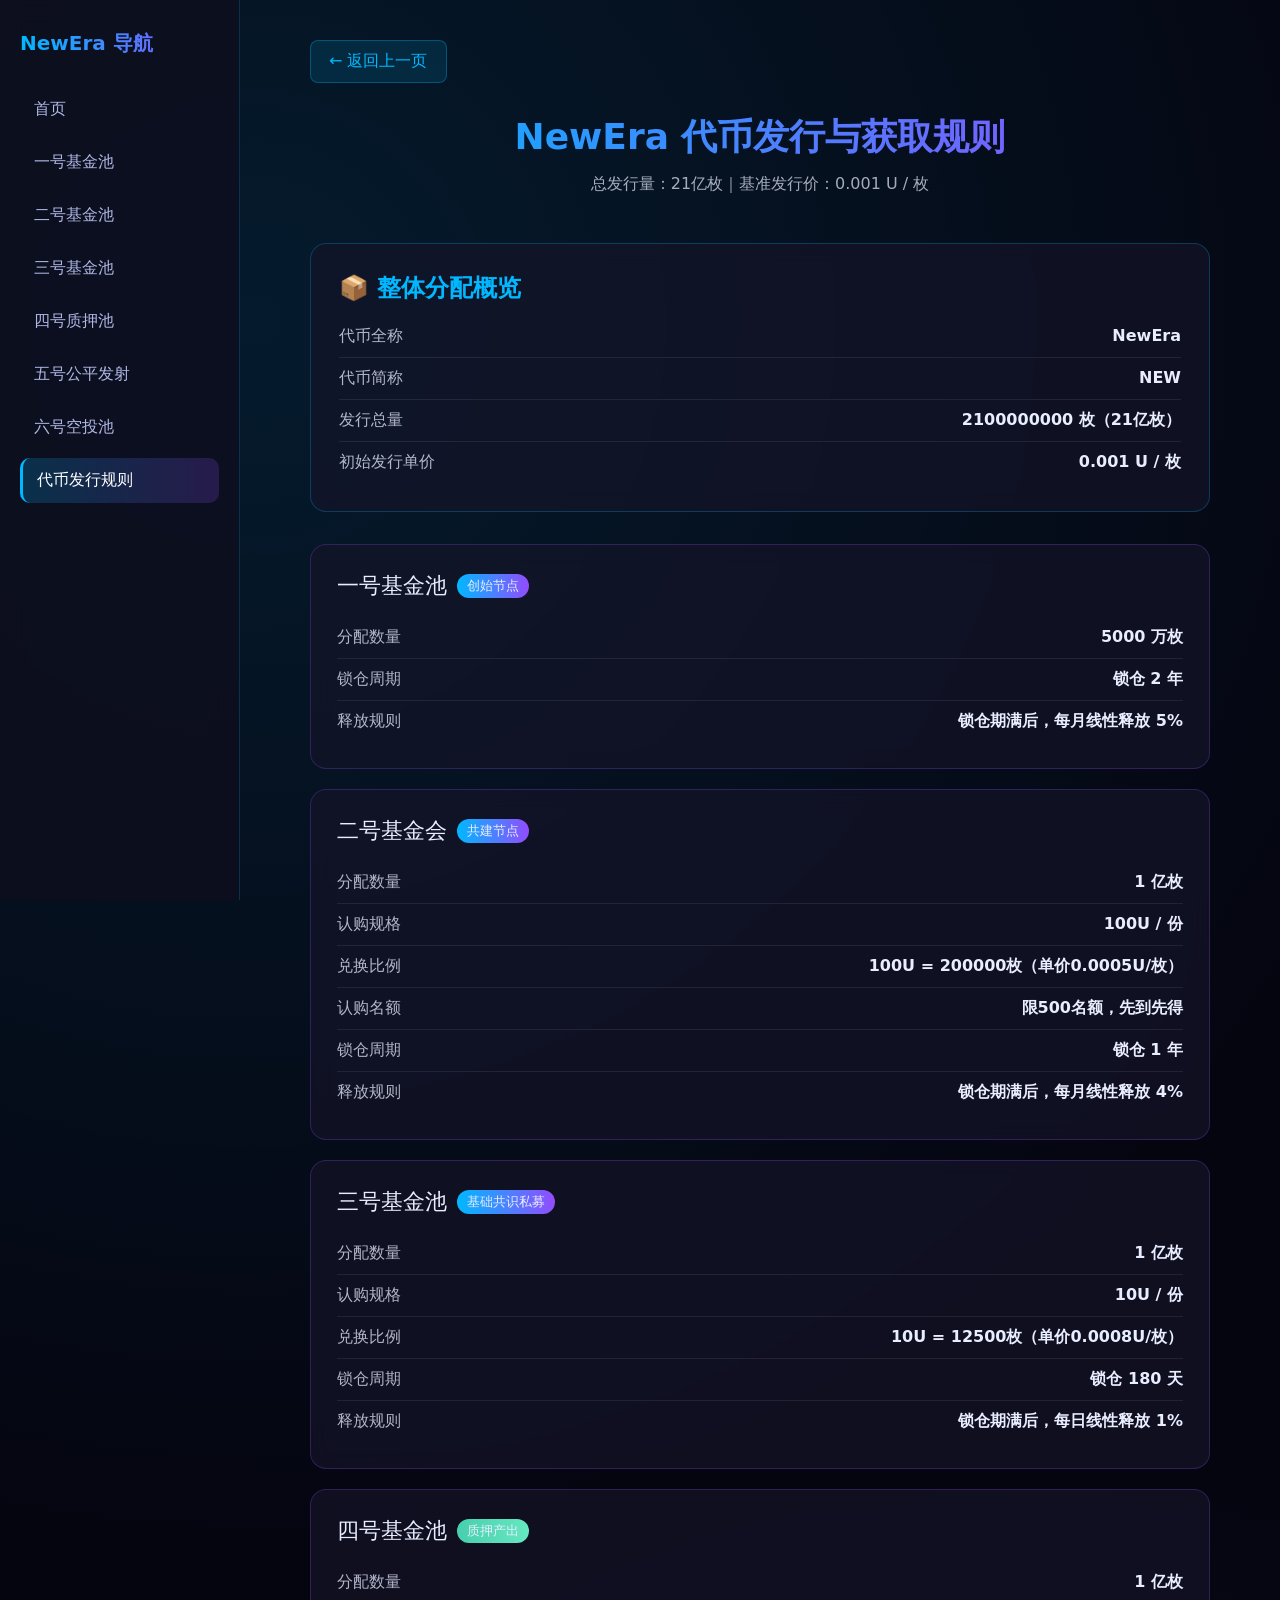
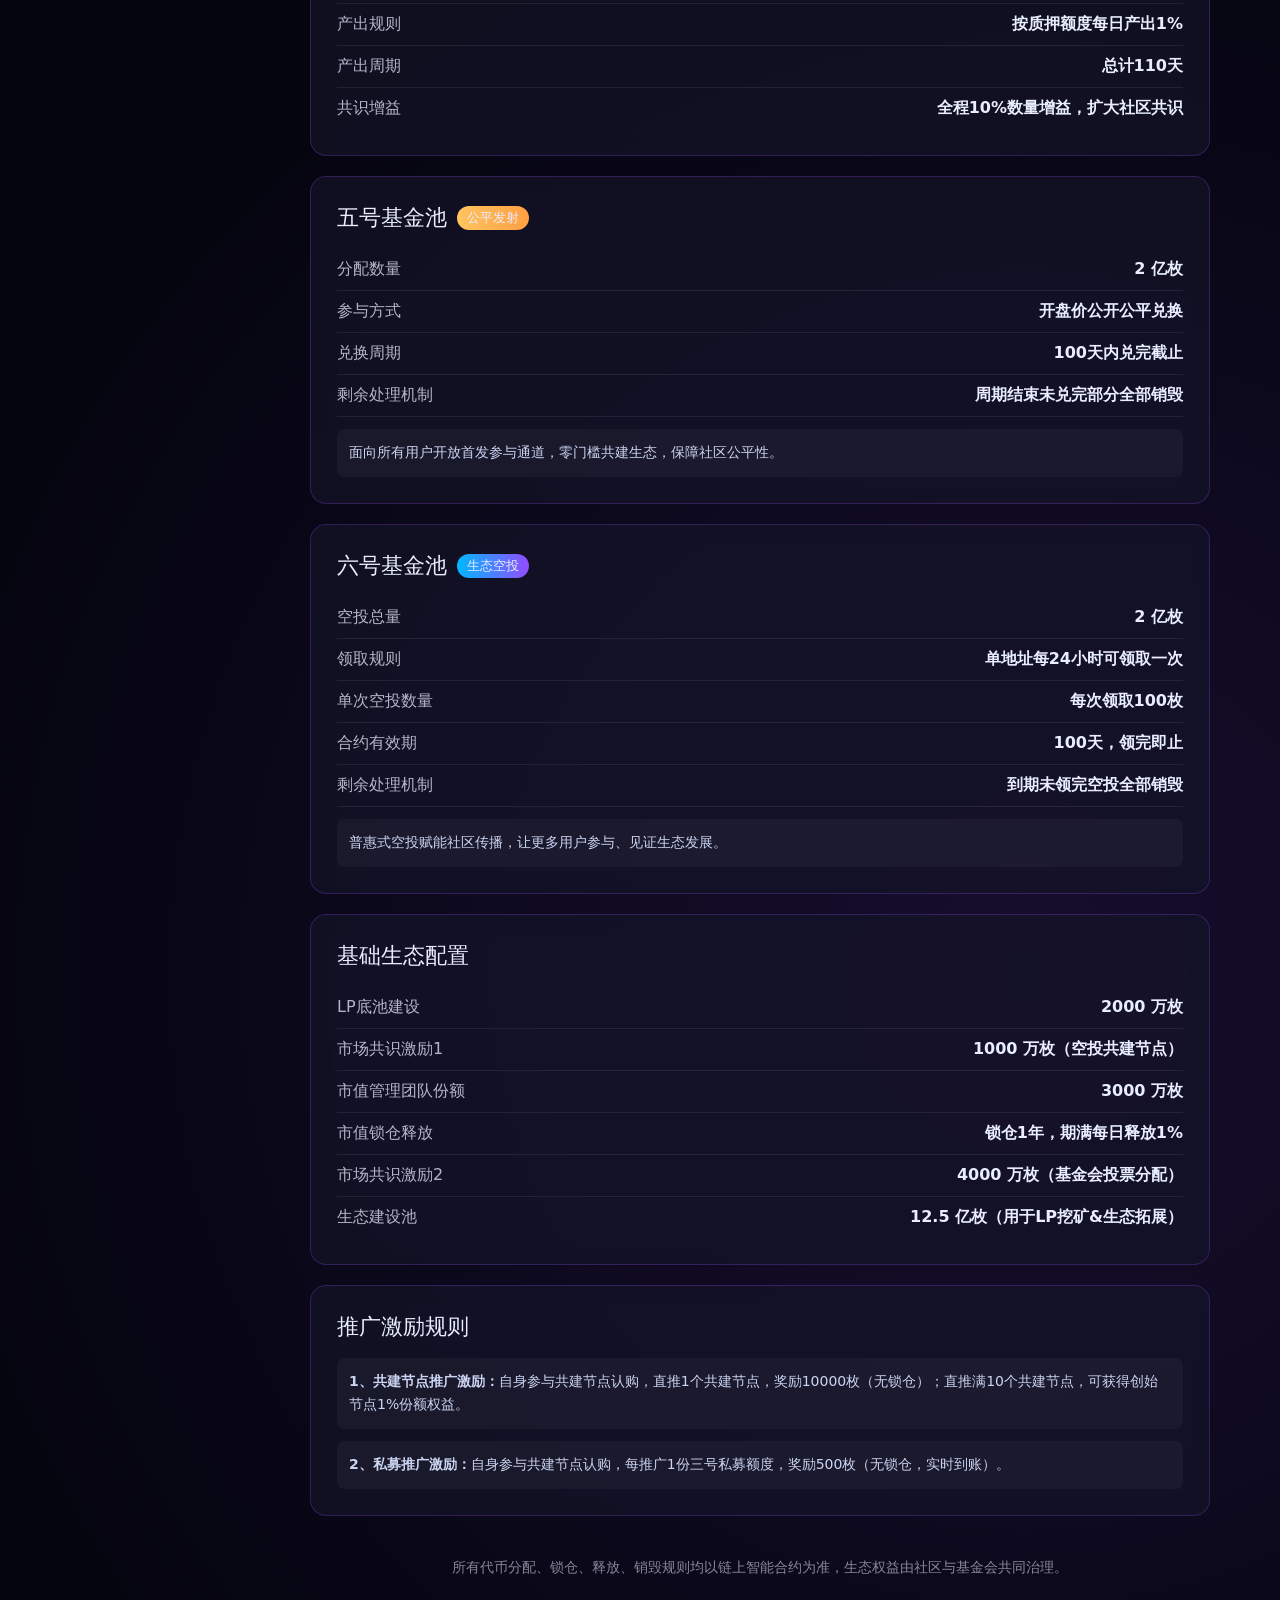
<file: rule.html>
<!DOCTYPE html>
<html lang="zh-CN">
<head>
<meta charset="UTF-8">
<meta name="viewport" content="width=device-width, initial-scale=1.0">
<title>NewEra｜代币发行与获取规则</title>
<style>
*{
    margin:0;
    padding:0;
    box-sizing:border-box;
    font-family:'Segoe UI',Roboto,system-ui,sans-serif;
}
:root{
    --era-blue:#00b8ff;
    --era-purple:#924cff;
    --era-green:#66e8c0;
    --era-yellow:#ffc460;
    --main-gradient:linear-gradient(90deg,#00b8ff,#924cff);
    --bg-dark:#050510;
    --card-bg:rgba(20,20,40,0.7);
    --text-light:#e8edff;
    --sidebar-width:240px;
}
body{
    background-color:var(--bg-dark);
    background-image:radial-gradient(circle at 20% 10%,rgba(0,184,255,0.12),transparent 40%),
    radial-gradient(circle at 80% 80%,rgba(146,76,255,0.12),transparent 40%);
    color:var(--text-light);
    min-height:100vh;
    display:flex;
}
/* 侧边栏 */
.sidebar{
    width:var(--sidebar-width);
    background:rgba(15,15,30,0.85);
    border-right:1px solid rgba(0,184,255,0.2);
    padding:30px 20px;
    backdrop-filter:blur(12px);
    position:fixed;
    height:100vh;
    overflow-y:auto;
}
.sidebar-title{
    font-size:20px;
    font-weight:bold;
    background:var(--main-gradient);
    -webkit-background-clip:text;
    color:transparent;
    margin-bottom:30px;
}
.sidebar-menu a{
    display:block;
    color:#b0b8e6;
    text-decoration:none;
    padding:12px 14px;
    border-radius:10px;
    margin-bottom:8px;
    transition:0.25s;
}
.sidebar-menu a:hover{
    background:rgba(0,184,255,0.15);
    color:#fff;
}
.sidebar-menu a.active{
    background:linear-gradient(90deg,rgba(0,184,255,0.2),rgba(146,76,255,0.2));
    border-left:3px solid var(--era-blue);
    color:#fff;
}
/* 主内容区域 */
.main-wrap{
    margin-left:var(--sidebar-width);
    flex:1;
    padding:40px 20px;
}
.container{
    max-width:900px;
    margin:0 auto;
}
.back-btn{
    display:inline-flex;
    align-items:center;
    gap:8px;
    padding:10px 18px;
    background:rgba(0,184,255,0.12);
    border:1px solid rgba(0,184,255,0.3);
    border-radius:8px;
    color:var(--era-blue);
    cursor:pointer;
    margin-bottom:30px;
    transition:0.3s;
}
.back-btn:hover{
    background:rgba(0,184,255,0.25);
}
.page-title{
    text-align:center;
    font-size:36px;
    background:var(--main-gradient);
    -webkit-background-clip:text;
    color:transparent;
    margin-bottom:12px;
    font-weight:700;
}
.page-sub{
    text-align:center;
    opacity:0.7;
    margin-bottom:48px;
}
.total-card{
    background:var(--card-bg);
    border:1px solid rgba(0,184,255,0.25);
    border-radius:16px;
    padding:28px;
    margin-bottom:32px;
    backdrop-filter:blur(10px);
}
.total-card h2{
    margin-bottom:12px;
    color:var(--era-blue);
}
.pool-wrap{
    display:grid;
    gap:20px;
}
.pool-card{
    background:var(--card-bg);
    border:1px solid rgba(146,76,255,0.25);
    border-radius:16px;
    padding:26px;
    backdrop-filter:blur(10px);
    transition:0.3s ease;
}
.pool-card:hover{
    border-color:var(--era-purple);
    transform:translateY(-4px);
    box-shadow:0 8px 30px rgba(146,76,255,0.15);
}
.pool-title{
    font-size:22px;
    margin-bottom:16px;
    display:flex;
    align-items:center;
    gap:10px;
}
.tag{
    font-size:13px;
    padding:3px 10px;
    border-radius:20px;
    background:var(--main-gradient);
}
.tag-green{
    background:linear-gradient(90deg,#48cfad,#66e8c0);
}
.tag-yellow{
    background:linear-gradient(90deg,#ffc460,#ff9f43);
}
.rule-item{
    display:flex;
    justify-content:space-between;
    padding:10px 0;
    border-bottom:1px solid rgba(255,255,255,0.08);
}
.rule-item:last-child{
    border-bottom:none;
}
.label{
    opacity:0.75;
}
.value{
    font-weight:600;
}
.tips-block{
    margin-top:12px;
    padding:12px;
    background:rgba(255,255,255,0.04);
    border-radius:8px;
    font-size:14px;
    line-height:1.7;
    color:#cbd4f0;
}
.footer-tip{
    margin-top:40px;
    text-align:center;
    font-size:14px;
    opacity:0.55;
    line-height:1.6;
}
/* 移动端适配：侧边栏收起 */
@media(max-width:900px){
    .sidebar{
        display:none;
    }
    .main-wrap{
        margin-left:0;
    }
}
@media(max-width:600px){
    .page-title{
        font-size:26px;
    }
    .pool-card{
        padding:20px;
    }
    .rule-item{
        font-size:14px;
    }
}
</style>
</head>
<body>
<!-- 侧边导航栏 -->
<div class="sidebar">
    <div class="sidebar-title">NewEra 导航</div>
    <div class="sidebar-menu">
        <a href="index.html">首页</a>
        <a href="pool1.html">一号基金池</a>
        <a href="pool2.html">二号基金池</a>
        <a href="pool3.html">三号基金池</a>
        <a href="pool4.html">四号质押池</a>
        <a href="pool5.html">五号公平发射</a>
        <a href="pool6.html">六号空投池</a>
        <a href="rule.html" class="active">代币发行规则</a>
    </div>
</div>

<!-- 主内容区域 -->
<div class="main-wrap">
    <div class="container">
        <!-- 返回上一页按钮 -->
        <div class="back-btn" onclick="history.back()">
            ← 返回上一页
        </div>

        <h1 class="page-title">NewEra 代币发行与获取规则</h1>
        <p class="page-sub">总发行量：21亿枚｜基准发行价：0.001 U / 枚</p>

        <div class="total-card">
            <h2>📦 整体分配概览</h2>
            <div class="rule-item">
                <span class="label">代币全称</span>
                <span class="value">NewEra</span>
            </div>
            <div class="rule-item">
                <span class="label">代币简称</span>
                <span class="value">NEW</span>
            </div>
            <div class="rule-item">
                <span class="label">发行总量</span>
                <span class="value">2100000000 枚（21亿枚）</span>
            </div>
            <div class="rule-item">
                <span class="label">初始发行单价</span>
                <span class="value">0.001 U / 枚</span>
            </div>
        </div>

        <div class="pool-wrap">
            <div class="pool-card">
                <div class="pool-title">一号基金池 <span class="tag">创始节点</span></div>
                <div class="rule-item"><span class="label">分配数量</span><span class="value">5000 万枚</span></div>
                <div class="rule-item"><span class="label">锁仓周期</span><span class="value">锁仓 2 年</span></div>
                <div class="rule-item"><span class="label">释放规则</span><span class="value">锁仓期满后，每月线性释放 5%</span></div>
            </div>

            <div class="pool-card">
                <div class="pool-title">二号基金会 <span class="tag">共建节点</span></div>
                <div class="rule-item"><span class="label">分配数量</span><span class="value">1 亿枚</span></div>
                <div class="rule-item"><span class="label">认购规格</span><span class="value">100U / 份</span></div>
                <div class="rule-item"><span class="label">兑换比例</span><span class="value">100U = 200000枚（单价0.0005U/枚）</span></div>
                <div class="rule-item"><span class="label">认购名额</span><span class="value">限500名额，先到先得</span></div>
                <div class="rule-item"><span class="label">锁仓周期</span><span class="value">锁仓 1 年</span></div>
                <div class="rule-item"><span class="label">释放规则</span><span class="value">锁仓期满后，每月线性释放 4%</span></div>
            </div>

            <div class="pool-card">
                <div class="pool-title">三号基金池 <span class="tag">基础共识私募</span></div>
                <div class="rule-item"><span class="label">分配数量</span><span class="value">1 亿枚</span></div>
                <div class="rule-item"><span class="label">认购规格</span><span class="value">10U / 份</span></div>
                <div class="rule-item"><span class="label">兑换比例</span><span class="value">10U = 12500枚（单价0.0008U/枚）</span></div>
                <div class="rule-item"><span class="label">锁仓周期</span><span class="value">锁仓 180 天</span></div>
                <div class="rule-item"><span class="label">释放规则</span><span class="value">锁仓期满后，每日线性释放 1%</span></div>
            </div>

            <div class="pool-card">
                <div class="pool-title">四号基金池 <span class="tag tag-green">质押产出</span></div>
                <div class="rule-item"><span class="label">分配数量</span><span class="value">1 亿枚</span></div>
                <div class="rule-item"><span class="label">产出规则</span><span class="value">按质押额度每日产出1%</span></div>
                <div class="rule-item"><span class="label">产出周期</span><span class="value">总计110天</span></div>
                <div class="rule-item"><span class="label">共识增益</span><span class="value">全程10%数量增益，扩大社区共识</span></div>
            </div>

            <div class="pool-card">
                <div class="pool-title">五号基金池 <span class="tag tag-yellow">公平发射</span></div>
                <div class="rule-item"><span class="label">分配数量</span><span class="value">2 亿枚</span></div>
                <div class="rule-item"><span class="label">参与方式</span><span class="value">开盘价公开公平兑换</span></div>
                <div class="rule-item"><span class="label">兑换周期</span><span class="value">100天内兑完截止</span></div>
                <div class="rule-item"><span class="label">剩余处理机制</span><span class="value">周期结束未兑完部分全部销毁</span></div>
                <div class="tips-block">面向所有用户开放首发参与通道，零门槛共建生态，保障社区公平性。</div>
            </div>

            <div class="pool-card">
                <div class="pool-title">六号基金池 <span class="tag">生态空投</span></div>
                <div class="rule-item"><span class="label">空投总量</span><span class="value">2 亿枚</span></div>
                <div class="rule-item"><span class="label">领取规则</span><span class="value">单地址每24小时可领取一次</span></div>
                <div class="rule-item"><span class="label">单次空投数量</span><span class="value">每次领取100枚</span></div>
                <div class="rule-item"><span class="label">合约有效期</span><span class="value">100天，领完即止</span></div>
                <div class="rule-item"><span class="label">剩余处理机制</span><span class="value">到期未领完空投全部销毁</span></div>
                <div class="tips-block">普惠式空投赋能社区传播，让更多用户参与、见证生态发展。</div>
            </div>

            <div class="pool-card">
                <div class="pool-title">基础生态配置</div>
                <div class="rule-item"><span class="label">LP底池建设</span><span class="value">2000 万枚</span></div>
                <div class="rule-item"><span class="label">市场共识激励1</span><span class="value">1000 万枚（空投共建节点）</span></div>
                <div class="rule-item"><span class="label">市值管理团队份额</span><span class="value">3000 万枚</span></div>
                <div class="rule-item"><span class="label">市值锁仓释放</span><span class="value">锁仓1年，期满每日释放1%</span></div>
                <div class="rule-item"><span class="label">市场共识激励2</span><span class="value">4000 万枚（基金会投票分配）</span></div>
                <div class="rule-item"><span class="label">生态建设池</span><span class="value">12.5 亿枚（用于LP挖矿&amp;生态拓展）</span></div>
            </div>

            <div class="pool-card">
                <div class="pool-title">推广激励规则</div>
                <div class="tips-block">
                    <strong>1、共建节点推广激励：</strong>自身参与共建节点认购，直推1个共建节点，奖励10000枚（无锁仓）；直推满10个共建节点，可获得创始节点1%份额权益。
                </div>
                <div class="tips-block">
                    <strong>2、私募推广激励：</strong>自身参与共建节点认购，每推广1份三号私募额度，奖励500枚（无锁仓，实时到账）。
                </div>
            </div>
        </div>

        <div class="footer-tip">
            所有代币分配、锁仓、释放、销毁规则均以链上智能合约为准，生态权益由社区与基金会共同治理。
        </div>
    </div>
</div>
</body>
</html>
</file>
